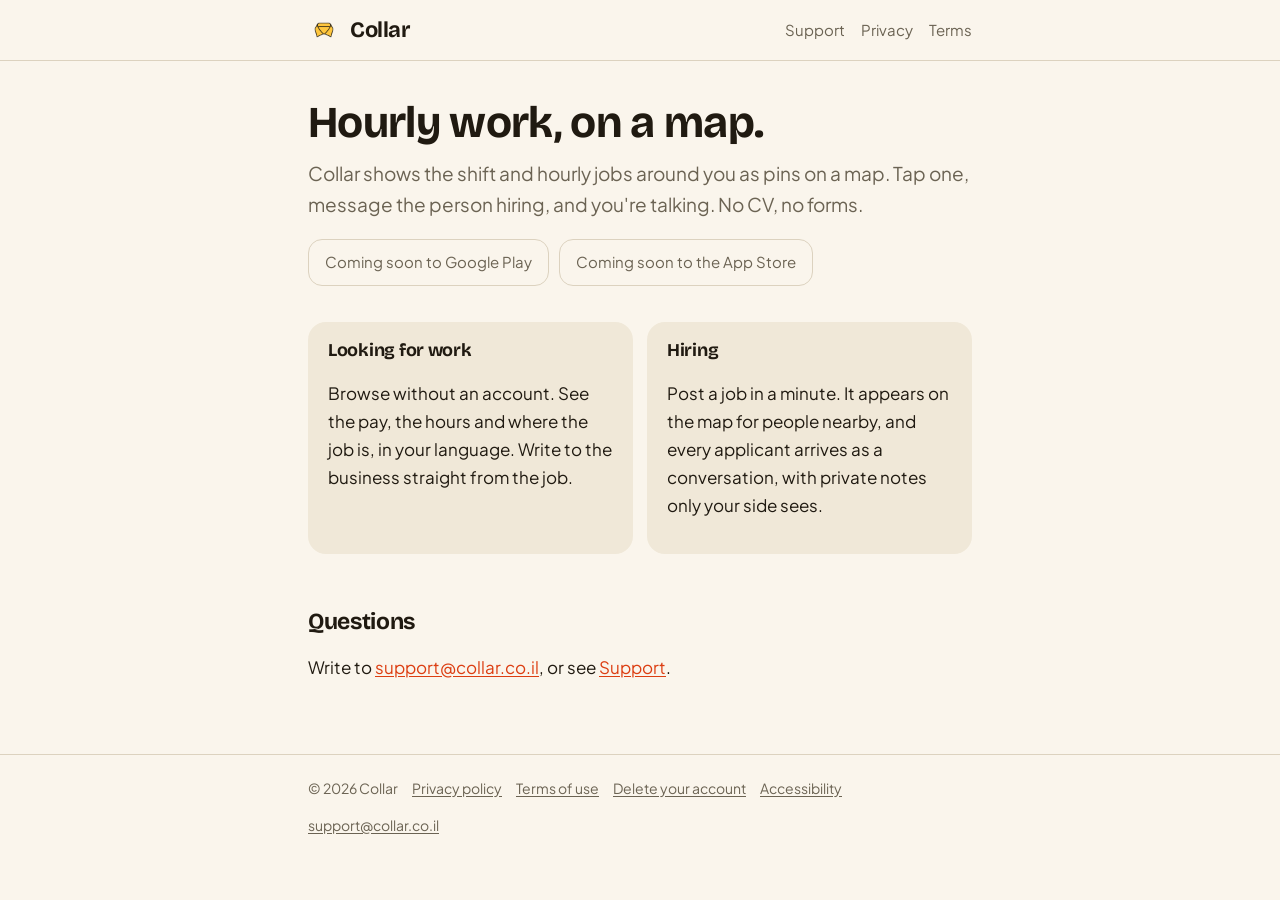
<file: index.html>
<!doctype html>
<html lang="en" dir="ltr">
<head>
<meta charset="utf-8">
<meta name="viewport" content="width=device-width, initial-scale=1">
<title>Collar — hourly work on a map</title>
<meta name="description" content="Find hourly and shift work near you, or post a job and hear from people nearby. Israel.">
<link rel="icon" href="/assets/icon.png">
<link rel="preconnect" href="https://fonts.googleapis.com">
<link rel="preconnect" href="https://fonts.gstatic.com" crossorigin>
<link rel="stylesheet" href="https://fonts.googleapis.com/css2?family=Bricolage+Grotesque:wght@600;700&family=Plus+Jakarta+Sans:wght@400;600;700&display=swap">
<link rel="stylesheet" href="/assets/site.css">
</head>
<body>
<header class="site"><div class="wrap">
  <a class="brand" href="/"><img src="/assets/icon.png" alt="">Collar</a>
  <nav class="top" aria-label="Main">
    <a href="/support.html">Support</a>
    <a href="/privacy.html">Privacy</a>
    <a href="/terms.html">Terms</a>
  </nav>
</div></header>
<main><div class="wrap">
<h1>Hourly work, on a map.</h1>
<p class="lede">Collar shows the shift and hourly jobs around you as pins on a map. Tap one, message the person hiring, and you're talking. No CV, no forms.</p>
<div class="badges" aria-label="Availability">
  <span class="badge">Coming soon to Google Play</span>
  <span class="badge">Coming soon to the App Store</span>
</div>
<div class="split">
  <div class="card">
    <h3>Looking for work</h3>
    <p>Browse without an account. See the pay, the hours and where the job is, in your language. Write to the business straight from the job.</p>
  </div>
  <div class="card">
    <h3>Hiring</h3>
    <p>Post a job in a minute. It appears on the map for people nearby, and every applicant arrives as a conversation, with private notes only your side sees.</p>
  </div>
</div>
<h2>Questions</h2>
<p>Write to <a href="mailto:support@collar.co.il">support@collar.co.il</a>, or see <a href="/support.html">Support</a>.</p>
</div></main>
<footer class="site"><div class="wrap">
  <span>© 2026 Collar</span>
  <a href="/privacy.html">Privacy policy</a>
  <a href="/terms.html">Terms of use</a>
  <a href="/delete-account.html">Delete your account</a>
  <a href="/accessibility.html">Accessibility</a>
  <a href="mailto:support@collar.co.il">support@collar.co.il</a>
</div></footer>
</body>
</html>
</file>
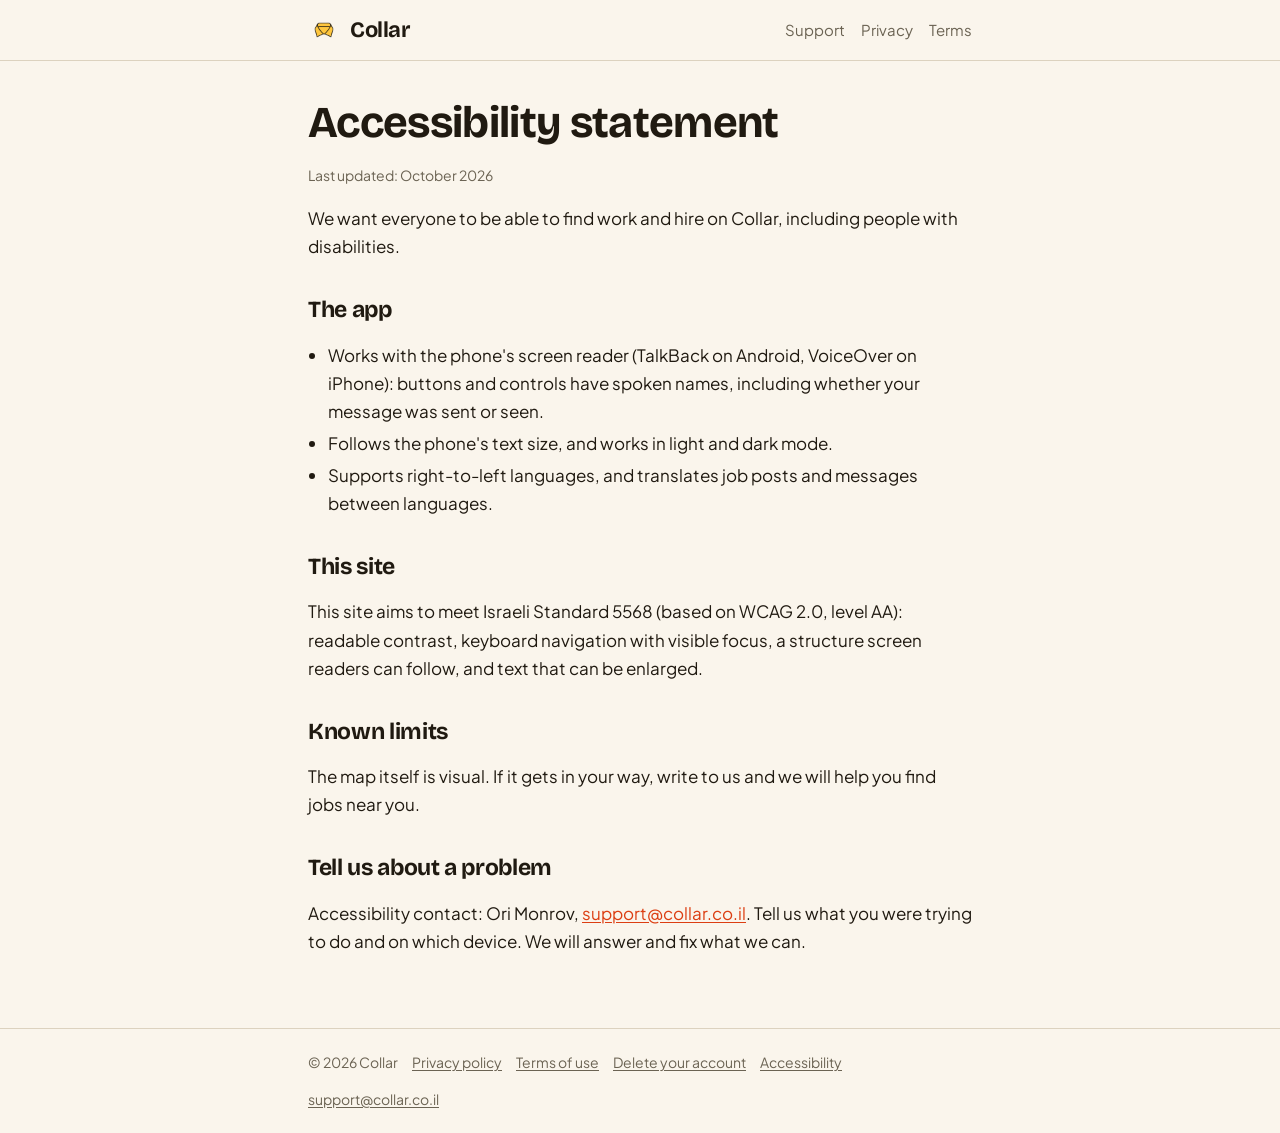
<file: accessibility.html>
<!doctype html>
<html lang="en" dir="ltr">
<head>
<meta charset="utf-8">
<meta name="viewport" content="width=device-width, initial-scale=1">
<title>Accessibility statement — Collar</title>
<meta name="description" content="How Collar works for people with disabilities, and how to tell us about a problem.">
<link rel="icon" href="/assets/icon.png">
<link rel="preconnect" href="https://fonts.googleapis.com">
<link rel="preconnect" href="https://fonts.gstatic.com" crossorigin>
<link rel="stylesheet" href="https://fonts.googleapis.com/css2?family=Bricolage+Grotesque:wght@600;700&family=Plus+Jakarta+Sans:wght@400;600;700&display=swap">
<link rel="stylesheet" href="/assets/site.css">
</head>
<body>
<header class="site"><div class="wrap">
  <a class="brand" href="/"><img src="/assets/icon.png" alt="">Collar</a>
  <nav class="top" aria-label="Main">
    <a href="/support.html">Support</a>
    <a href="/privacy.html">Privacy</a>
    <a href="/terms.html">Terms</a>
  </nav>
</div></header>
<main><div class="wrap">
<h1>Accessibility statement</h1>
<p class="updated">Last updated: October 2026</p>
<p>We want everyone to be able to find work and hire on Collar, including people with disabilities.</p>
<h2>The app</h2>
<ul>
  <li>Works with the phone's screen reader (TalkBack on Android, VoiceOver on iPhone): buttons and controls have spoken names, including whether your message was sent or seen.</li>
  <li>Follows the phone's text size, and works in light and dark mode.</li>
  <li>Supports right-to-left languages, and translates job posts and messages between languages.</li>
</ul>
<h2>This site</h2>
<p>This site aims to meet Israeli Standard 5568 (based on WCAG 2.0, level AA): readable contrast, keyboard navigation with visible focus, a structure screen readers can follow, and text that can be enlarged.</p>
<h2>Known limits</h2>
<p>The map itself is visual. If it gets in your way, write to us and we will help you find jobs near you.</p>
<h2>Tell us about a problem</h2>
<p>Accessibility contact: Ori Monrov, <a href="mailto:support@collar.co.il?subject=Accessibility">support@collar.co.il</a>. Tell us what you were trying to do and on which device. We will answer and fix what we can.</p>
</div></main>
<footer class="site"><div class="wrap">
  <span>© 2026 Collar</span>
  <a href="/privacy.html">Privacy policy</a>
  <a href="/terms.html">Terms of use</a>
  <a href="/delete-account.html">Delete your account</a>
  <a href="/accessibility.html">Accessibility</a>
  <a href="mailto:support@collar.co.il">support@collar.co.il</a>
</div></footer>
</body>
</html>
</file>
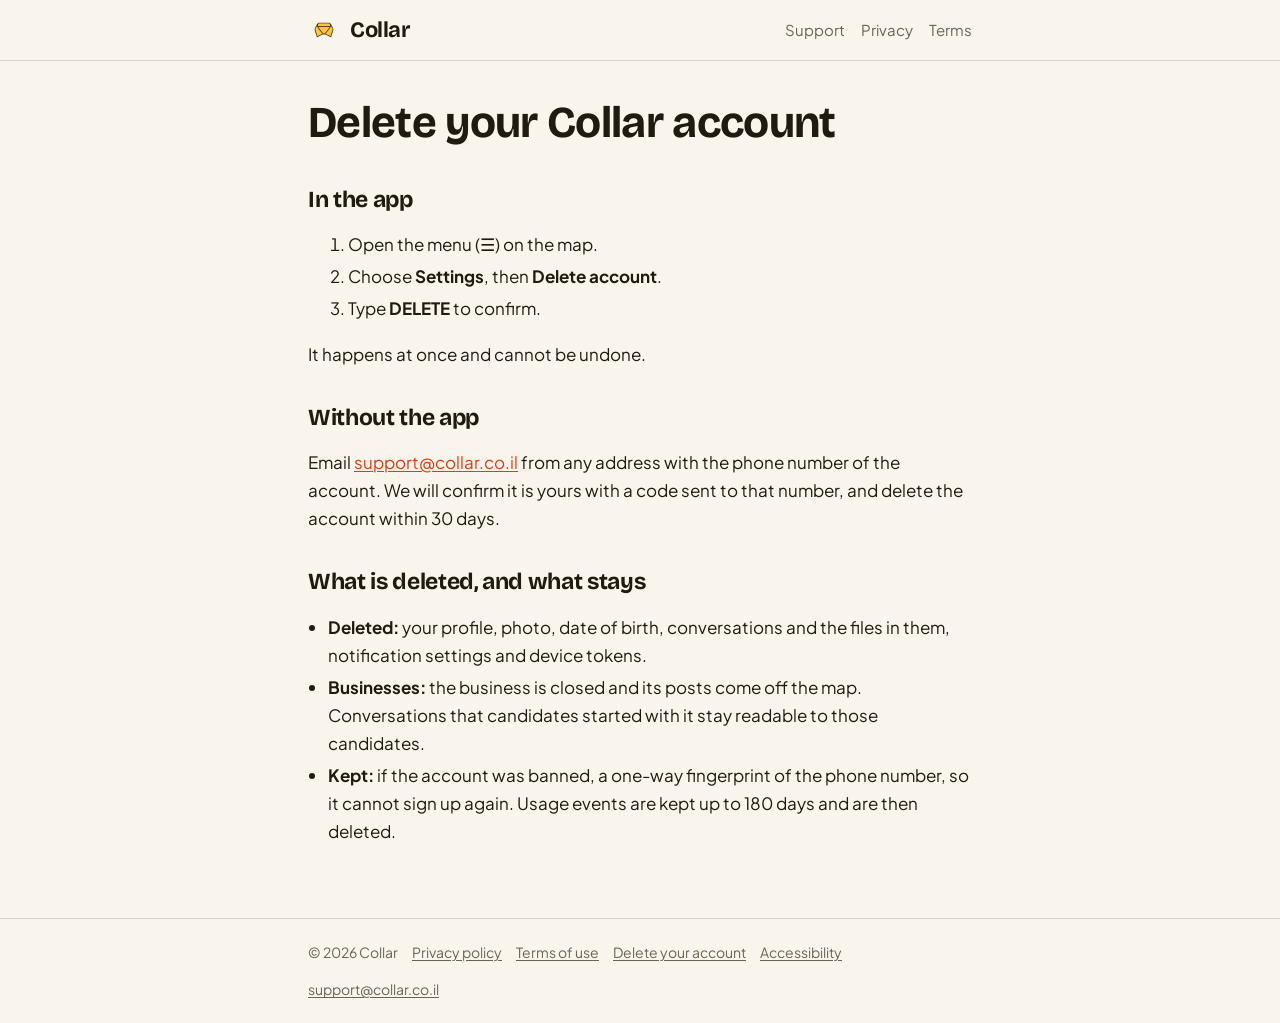
<file: delete-account.html>
<!doctype html>
<html lang="en" dir="ltr">
<head>
<meta charset="utf-8">
<meta name="viewport" content="width=device-width, initial-scale=1">
<title>Delete your account — Collar</title>
<meta name="description" content="How to delete your Collar account and what happens to your information.">
<link rel="icon" href="/assets/icon.png">
<link rel="preconnect" href="https://fonts.googleapis.com">
<link rel="preconnect" href="https://fonts.gstatic.com" crossorigin>
<link rel="stylesheet" href="https://fonts.googleapis.com/css2?family=Bricolage+Grotesque:wght@600;700&family=Plus+Jakarta+Sans:wght@400;600;700&display=swap">
<link rel="stylesheet" href="/assets/site.css">
</head>
<body>
<header class="site"><div class="wrap">
  <a class="brand" href="/"><img src="/assets/icon.png" alt="">Collar</a>
  <nav class="top" aria-label="Main">
    <a href="/support.html">Support</a>
    <a href="/privacy.html">Privacy</a>
    <a href="/terms.html">Terms</a>
  </nav>
</div></header>
<main><div class="wrap">
<h1>Delete your Collar account</h1>
<h2>In the app</h2>
<ol>
  <li>Open the menu (☰) on the map.</li>
  <li>Choose <strong>Settings</strong>, then <strong>Delete account</strong>.</li>
  <li>Type <strong>DELETE</strong> to confirm.</li>
</ol>
<p>It happens at once and cannot be undone.</p>

<h2>Without the app</h2>
<p>Email <a href="mailto:support@collar.co.il?subject=Delete%20my%20account">support@collar.co.il</a> from any address with the phone number of the account. We will confirm it is yours with a code sent to that number, and delete the account within 30 days.</p>

<h2>What is deleted, and what stays</h2>
<ul>
  <li><strong>Deleted:</strong> your profile, photo, date of birth, conversations and the files in them, notification settings and device tokens.</li>
  <li><strong>Businesses:</strong> the business is closed and its posts come off the map. Conversations that candidates started with it stay readable to those candidates.</li>
  <li><strong>Kept:</strong> if the account was banned, a one-way fingerprint of the phone number, so it cannot sign up again. Usage events are kept up to 180 days and are then deleted.</li>
</ul>
</div></main>
<footer class="site"><div class="wrap">
  <span>© 2026 Collar</span>
  <a href="/privacy.html">Privacy policy</a>
  <a href="/terms.html">Terms of use</a>
  <a href="/delete-account.html">Delete your account</a>
  <a href="/accessibility.html">Accessibility</a>
  <a href="mailto:support@collar.co.il">support@collar.co.il</a>
</div></footer>
</body>
</html>
</file>
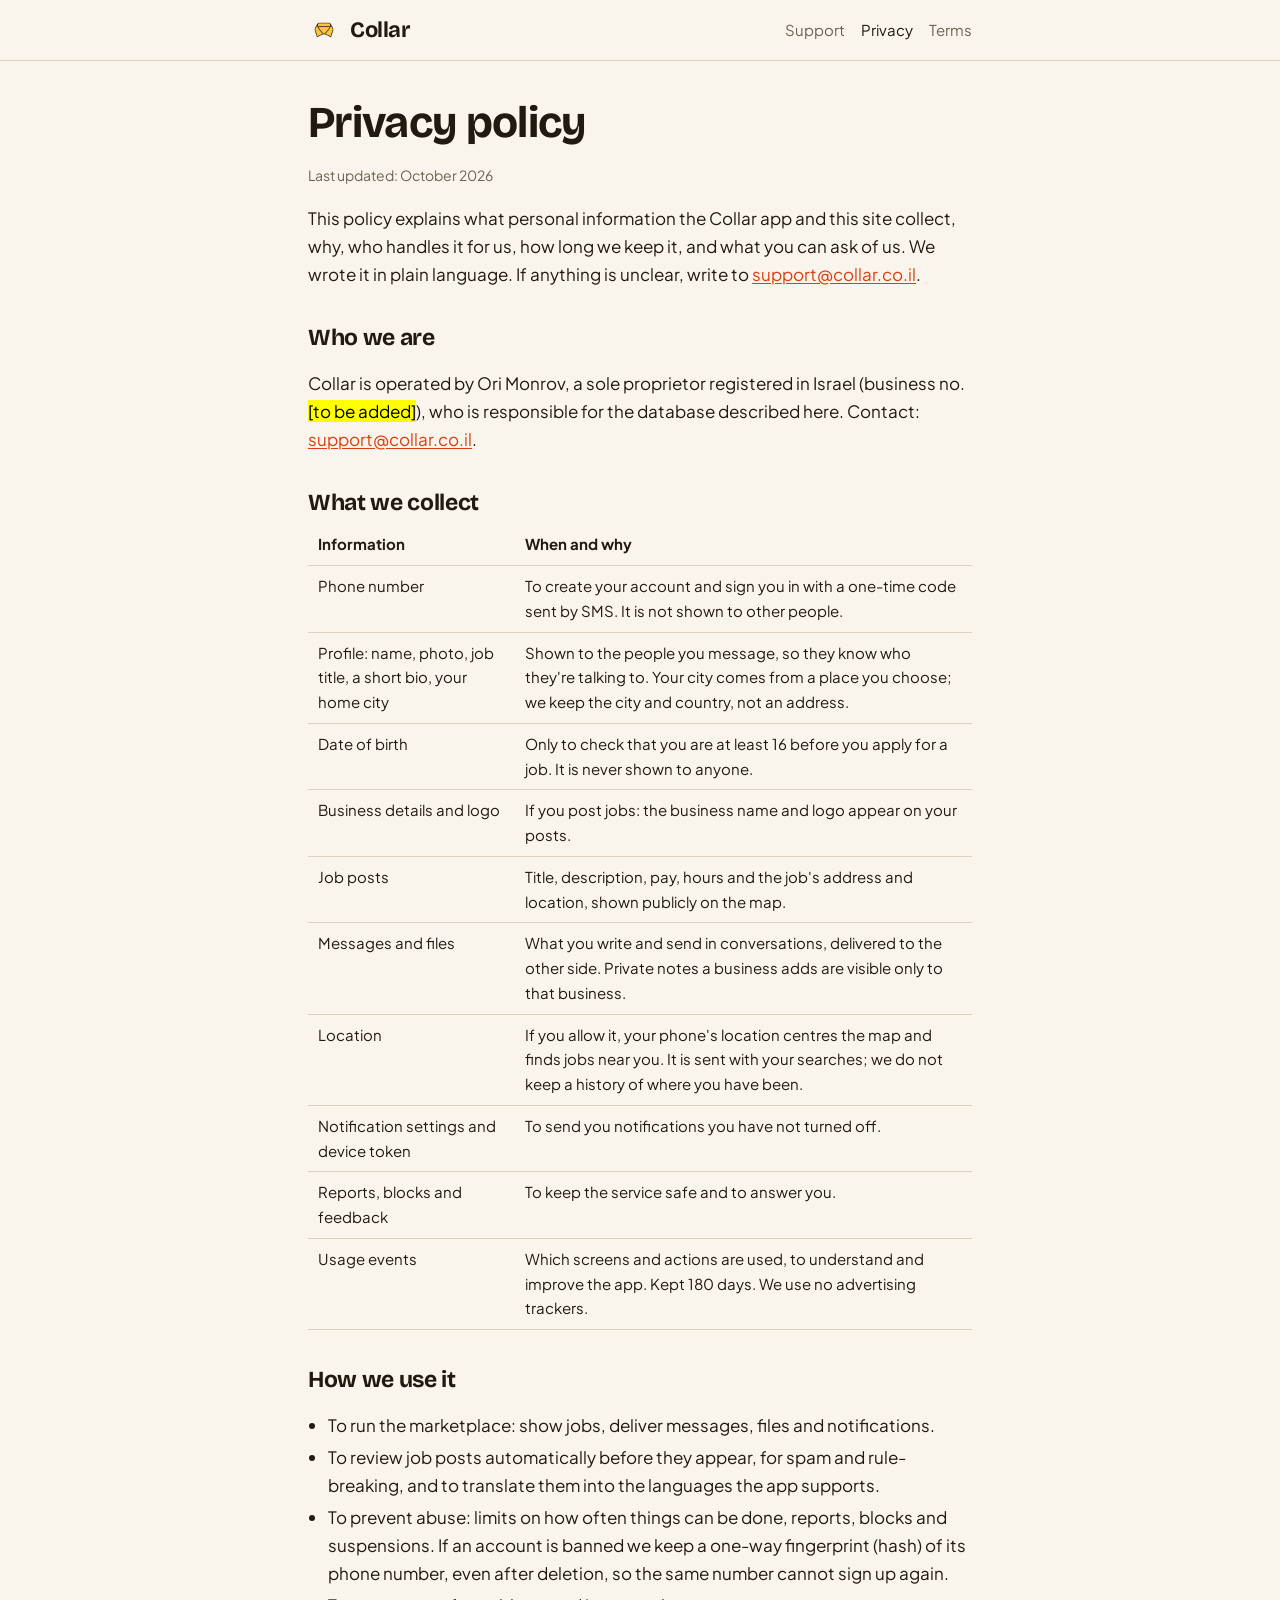
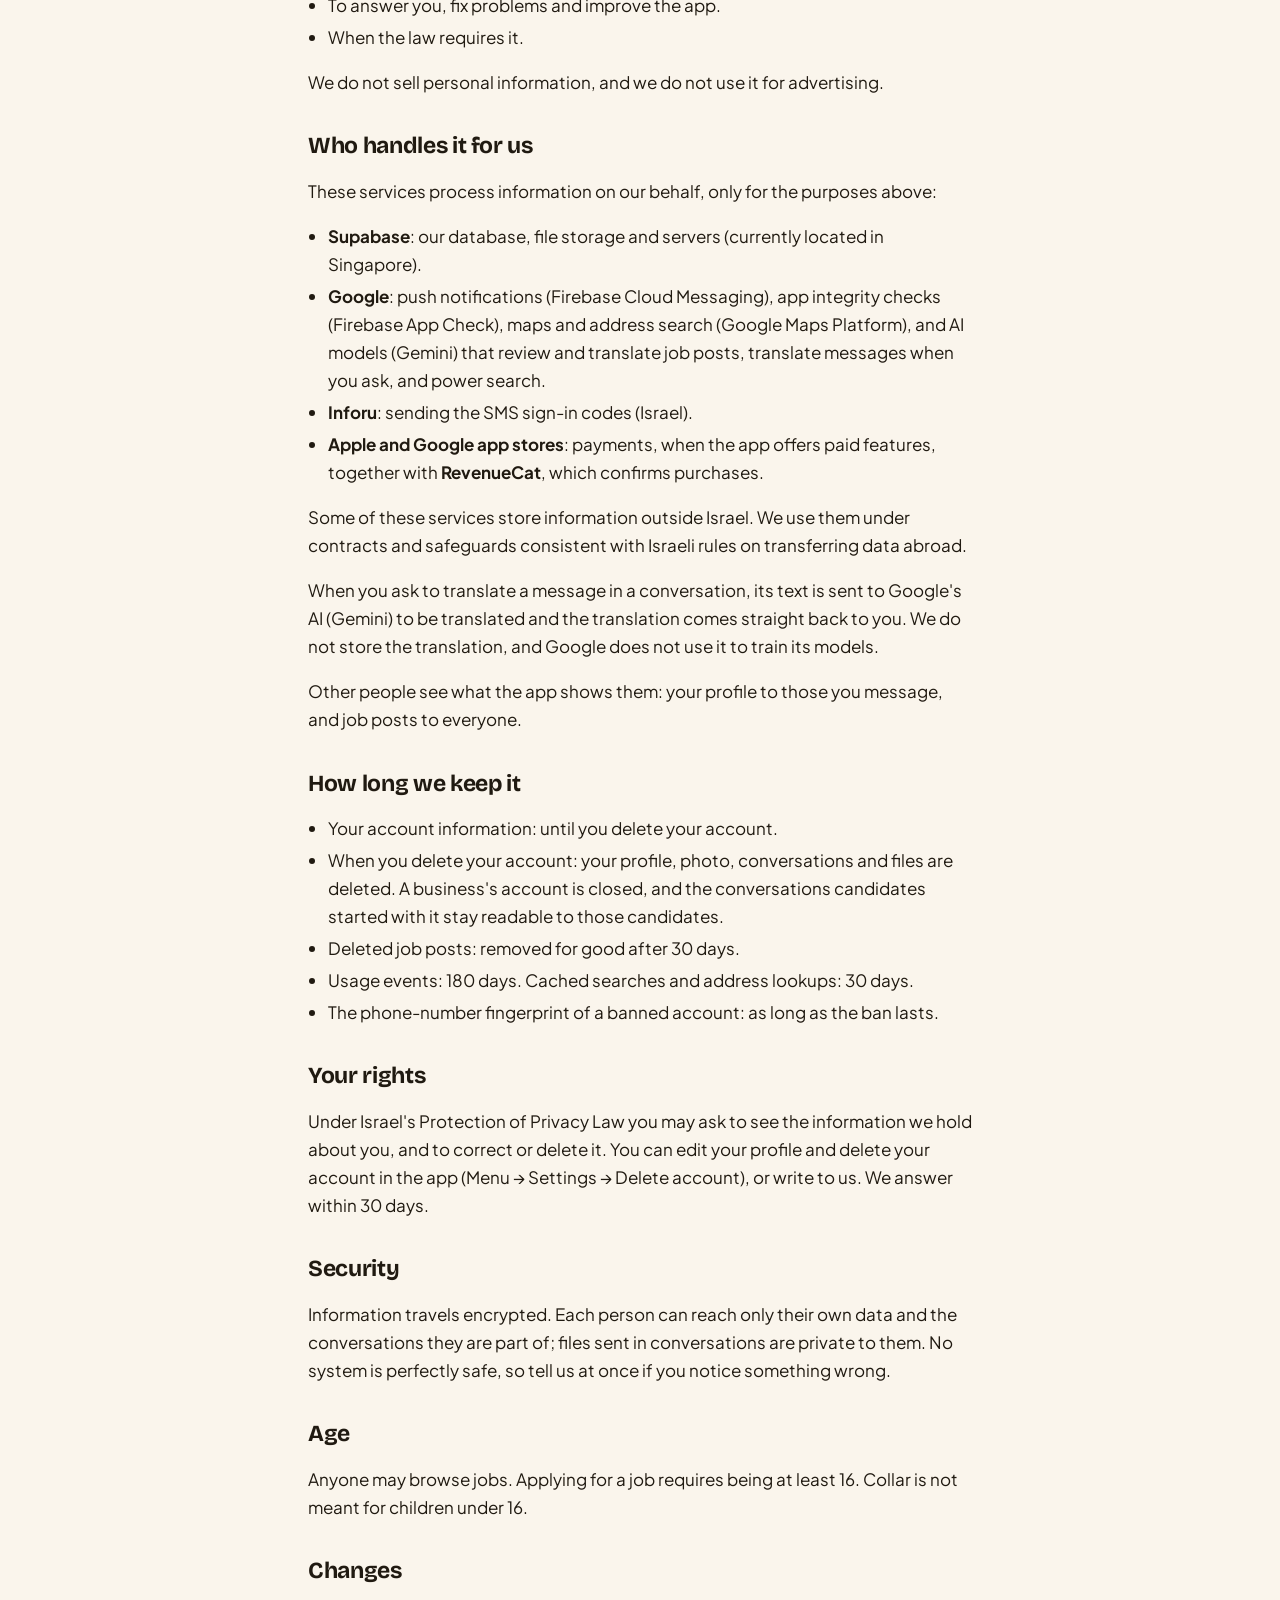
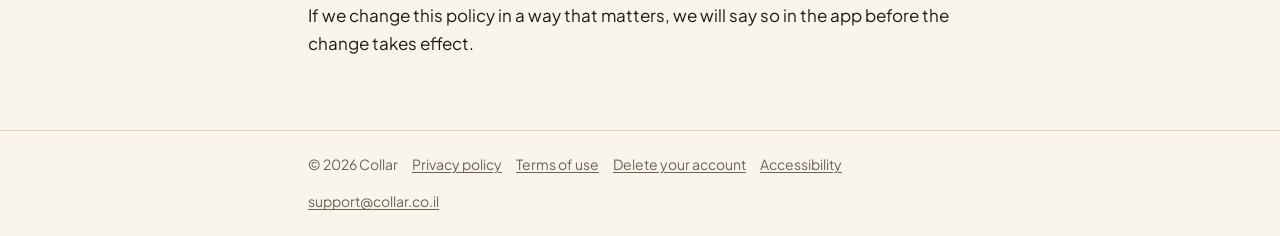
<file: privacy.html>
<!doctype html>
<html lang="en" dir="ltr">
<head>
<meta charset="utf-8">
<meta name="viewport" content="width=device-width, initial-scale=1">
<title>Privacy policy — Collar</title>
<meta name="description" content="What Collar collects, why, who processes it, how long it is kept and your rights.">
<link rel="icon" href="/assets/icon.png">
<link rel="preconnect" href="https://fonts.googleapis.com">
<link rel="preconnect" href="https://fonts.gstatic.com" crossorigin>
<link rel="stylesheet" href="https://fonts.googleapis.com/css2?family=Bricolage+Grotesque:wght@600;700&family=Plus+Jakarta+Sans:wght@400;600;700&display=swap">
<link rel="stylesheet" href="/assets/site.css">
</head>
<body>
<header class="site"><div class="wrap">
  <a class="brand" href="/"><img src="/assets/icon.png" alt="">Collar</a>
  <nav class="top" aria-label="Main">
    <a href="/support.html">Support</a>
    <a href="/privacy.html" aria-current="page">Privacy</a>
    <a href="/terms.html">Terms</a>
  </nav>
</div></header>
<main><div class="wrap">
<h1>Privacy policy</h1>
<p class="updated">Last updated: October 2026</p>
<p>This policy explains what personal information the Collar app and this site collect, why, who handles it for us, how long we keep it, and what you can ask of us. We wrote it in plain language. If anything is unclear, write to <a href="mailto:support@collar.co.il">support@collar.co.il</a>.</p>

<h2>Who we are</h2>
<p>Collar is operated by Ori Monrov, a sole proprietor registered in Israel (business no. <mark>[to be added]</mark>), who is responsible for the database described here. Contact: <a href="mailto:support@collar.co.il">support@collar.co.il</a>.</p>

<h2>What we collect</h2>
<div class="table-scroll"><table>
<tr><th>Information</th><th>When and why</th></tr>
<tr><td>Phone number</td><td>To create your account and sign you in with a one-time code sent by SMS. It is not shown to other people.</td></tr>
<tr><td>Profile: name, photo, job title, a short bio, your home city</td><td>Shown to the people you message, so they know who they're talking to. Your city comes from a place you choose; we keep the city and country, not an address.</td></tr>
<tr><td>Date of birth</td><td>Only to check that you are at least 16 before you apply for a job. It is never shown to anyone.</td></tr>
<tr><td>Business details and logo</td><td>If you post jobs: the business name and logo appear on your posts.</td></tr>
<tr><td>Job posts</td><td>Title, description, pay, hours and the job's address and location, shown publicly on the map.</td></tr>
<tr><td>Messages and files</td><td>What you write and send in conversations, delivered to the other side. Private notes a business adds are visible only to that business.</td></tr>
<tr><td>Location</td><td>If you allow it, your phone's location centres the map and finds jobs near you. It is sent with your searches; we do not keep a history of where you have been.</td></tr>
<tr><td>Notification settings and device token</td><td>To send you notifications you have not turned off.</td></tr>
<tr><td>Reports, blocks and feedback</td><td>To keep the service safe and to answer you.</td></tr>
<tr><td>Usage events</td><td>Which screens and actions are used, to understand and improve the app. Kept 180 days. We use no advertising trackers.</td></tr>
</table></div>

<h2>How we use it</h2>
<ul>
  <li>To run the marketplace: show jobs, deliver messages, files and notifications.</li>
  <li>To review job posts automatically before they appear, for spam and rule-breaking, and to translate them into the languages the app supports.</li>
  <li>To prevent abuse: limits on how often things can be done, reports, blocks and suspensions. If an account is banned we keep a one-way fingerprint (hash) of its phone number, even after deletion, so the same number cannot sign up again.</li>
  <li>To answer you, fix problems and improve the app.</li>
  <li>When the law requires it.</li>
</ul>
<p>We do not sell personal information, and we do not use it for advertising.</p>

<h2>Who handles it for us</h2>
<p>These services process information on our behalf, only for the purposes above:</p>
<ul>
  <li><strong>Supabase</strong>: our database, file storage and servers (currently located in Singapore).</li>
  <li><strong>Google</strong>: push notifications (Firebase Cloud Messaging), app integrity checks (Firebase App Check), maps and address search (Google Maps Platform), and AI models (Gemini) that review and translate job posts, translate messages when you ask, and power search.</li>
  <li><strong>Inforu</strong>: sending the SMS sign-in codes (Israel).</li>
  <li><strong>Apple and Google app stores</strong>: payments, when the app offers paid features, together with <strong>RevenueCat</strong>, which confirms purchases.</li>
</ul>
<p>Some of these services store information outside Israel. We use them under contracts and safeguards consistent with Israeli rules on transferring data abroad.</p>
<p>When you ask to translate a message in a conversation, its text is sent to Google's AI (Gemini) to be translated and the translation comes straight back to you. We do not store the translation, and Google does not use it to train its models.</p>
<p>Other people see what the app shows them: your profile to those you message, and job posts to everyone.</p>

<h2>How long we keep it</h2>
<ul>
  <li>Your account information: until you delete your account.</li>
  <li>When you delete your account: your profile, photo, conversations and files are deleted. A business's account is closed, and the conversations candidates started with it stay readable to those candidates.</li>
  <li>Deleted job posts: removed for good after 30 days.</li>
  <li>Usage events: 180 days. Cached searches and address lookups: 30 days.</li>
  <li>The phone-number fingerprint of a banned account: as long as the ban lasts.</li>
</ul>

<h2>Your rights</h2>
<p>Under Israel's Protection of Privacy Law you may ask to see the information we hold about you, and to correct or delete it. You can edit your profile and delete your account in the app (Menu → Settings → Delete account), or write to us. We answer within 30 days.</p>

<h2>Security</h2>
<p>Information travels encrypted. Each person can reach only their own data and the conversations they are part of; files sent in conversations are private to them. No system is perfectly safe, so tell us at once if you notice something wrong.</p>

<h2>Age</h2>
<p>Anyone may browse jobs. Applying for a job requires being at least 16. Collar is not meant for children under 16.</p>

<h2>Changes</h2>
<p>If we change this policy in a way that matters, we will say so in the app before the change takes effect.</p>
</div></main>
<footer class="site"><div class="wrap">
  <span>© 2026 Collar</span>
  <a href="/privacy.html">Privacy policy</a>
  <a href="/terms.html">Terms of use</a>
  <a href="/delete-account.html">Delete your account</a>
  <a href="/accessibility.html">Accessibility</a>
  <a href="mailto:support@collar.co.il">support@collar.co.il</a>
</div></footer>
</body>
</html>
</file>
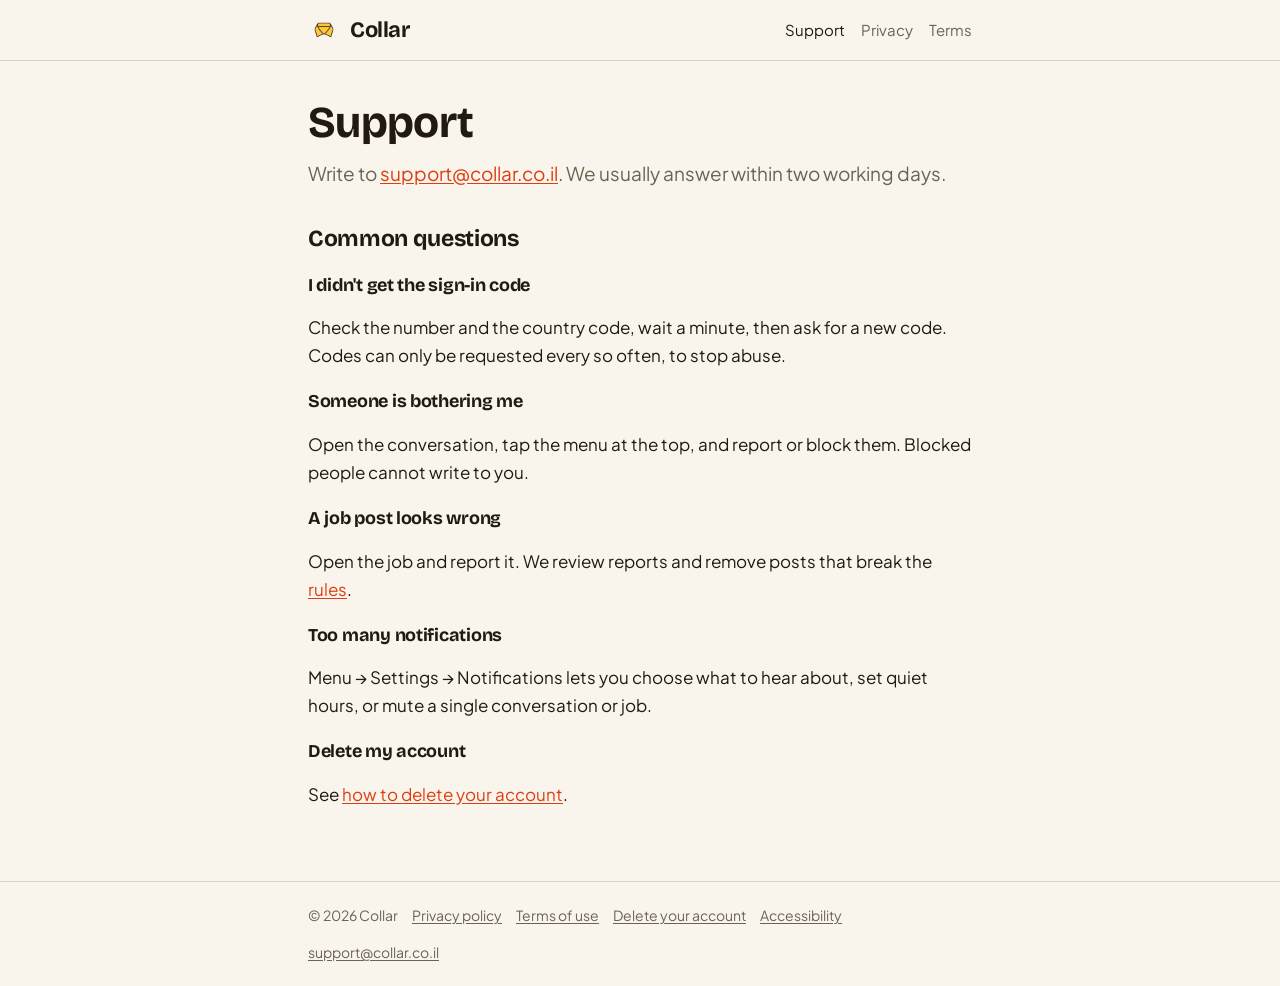
<file: support.html>
<!doctype html>
<html lang="en" dir="ltr">
<head>
<meta charset="utf-8">
<meta name="viewport" content="width=device-width, initial-scale=1">
<title>Support — Collar</title>
<meta name="description" content="Get help with Collar.">
<link rel="icon" href="/assets/icon.png">
<link rel="preconnect" href="https://fonts.googleapis.com">
<link rel="preconnect" href="https://fonts.gstatic.com" crossorigin>
<link rel="stylesheet" href="https://fonts.googleapis.com/css2?family=Bricolage+Grotesque:wght@600;700&family=Plus+Jakarta+Sans:wght@400;600;700&display=swap">
<link rel="stylesheet" href="/assets/site.css">
</head>
<body>
<header class="site"><div class="wrap">
  <a class="brand" href="/"><img src="/assets/icon.png" alt="">Collar</a>
  <nav class="top" aria-label="Main">
    <a href="/support.html" aria-current="page">Support</a>
    <a href="/privacy.html">Privacy</a>
    <a href="/terms.html">Terms</a>
  </nav>
</div></header>
<main><div class="wrap">
<h1>Support</h1>
<p class="lede">Write to <a href="mailto:support@collar.co.il">support@collar.co.il</a>. We usually answer within two working days.</p>
<h2>Common questions</h2>
<h3>I didn't get the sign-in code</h3>
<p>Check the number and the country code, wait a minute, then ask for a new code. Codes can only be requested every so often, to stop abuse.</p>
<h3>Someone is bothering me</h3>
<p>Open the conversation, tap the menu at the top, and report or block them. Blocked people cannot write to you.</p>
<h3>A job post looks wrong</h3>
<p>Open the job and report it. We review reports and remove posts that break the <a href="/terms.html">rules</a>.</p>
<h3>Too many notifications</h3>
<p>Menu → Settings → Notifications lets you choose what to hear about, set quiet hours, or mute a single conversation or job.</p>
<h3>Delete my account</h3>
<p>See <a href="/delete-account.html">how to delete your account</a>.</p>
</div></main>
<footer class="site"><div class="wrap">
  <span>© 2026 Collar</span>
  <a href="/privacy.html">Privacy policy</a>
  <a href="/terms.html">Terms of use</a>
  <a href="/delete-account.html">Delete your account</a>
  <a href="/accessibility.html">Accessibility</a>
  <a href="mailto:support@collar.co.il">support@collar.co.il</a>
</div></footer>
</body>
</html>
</file>
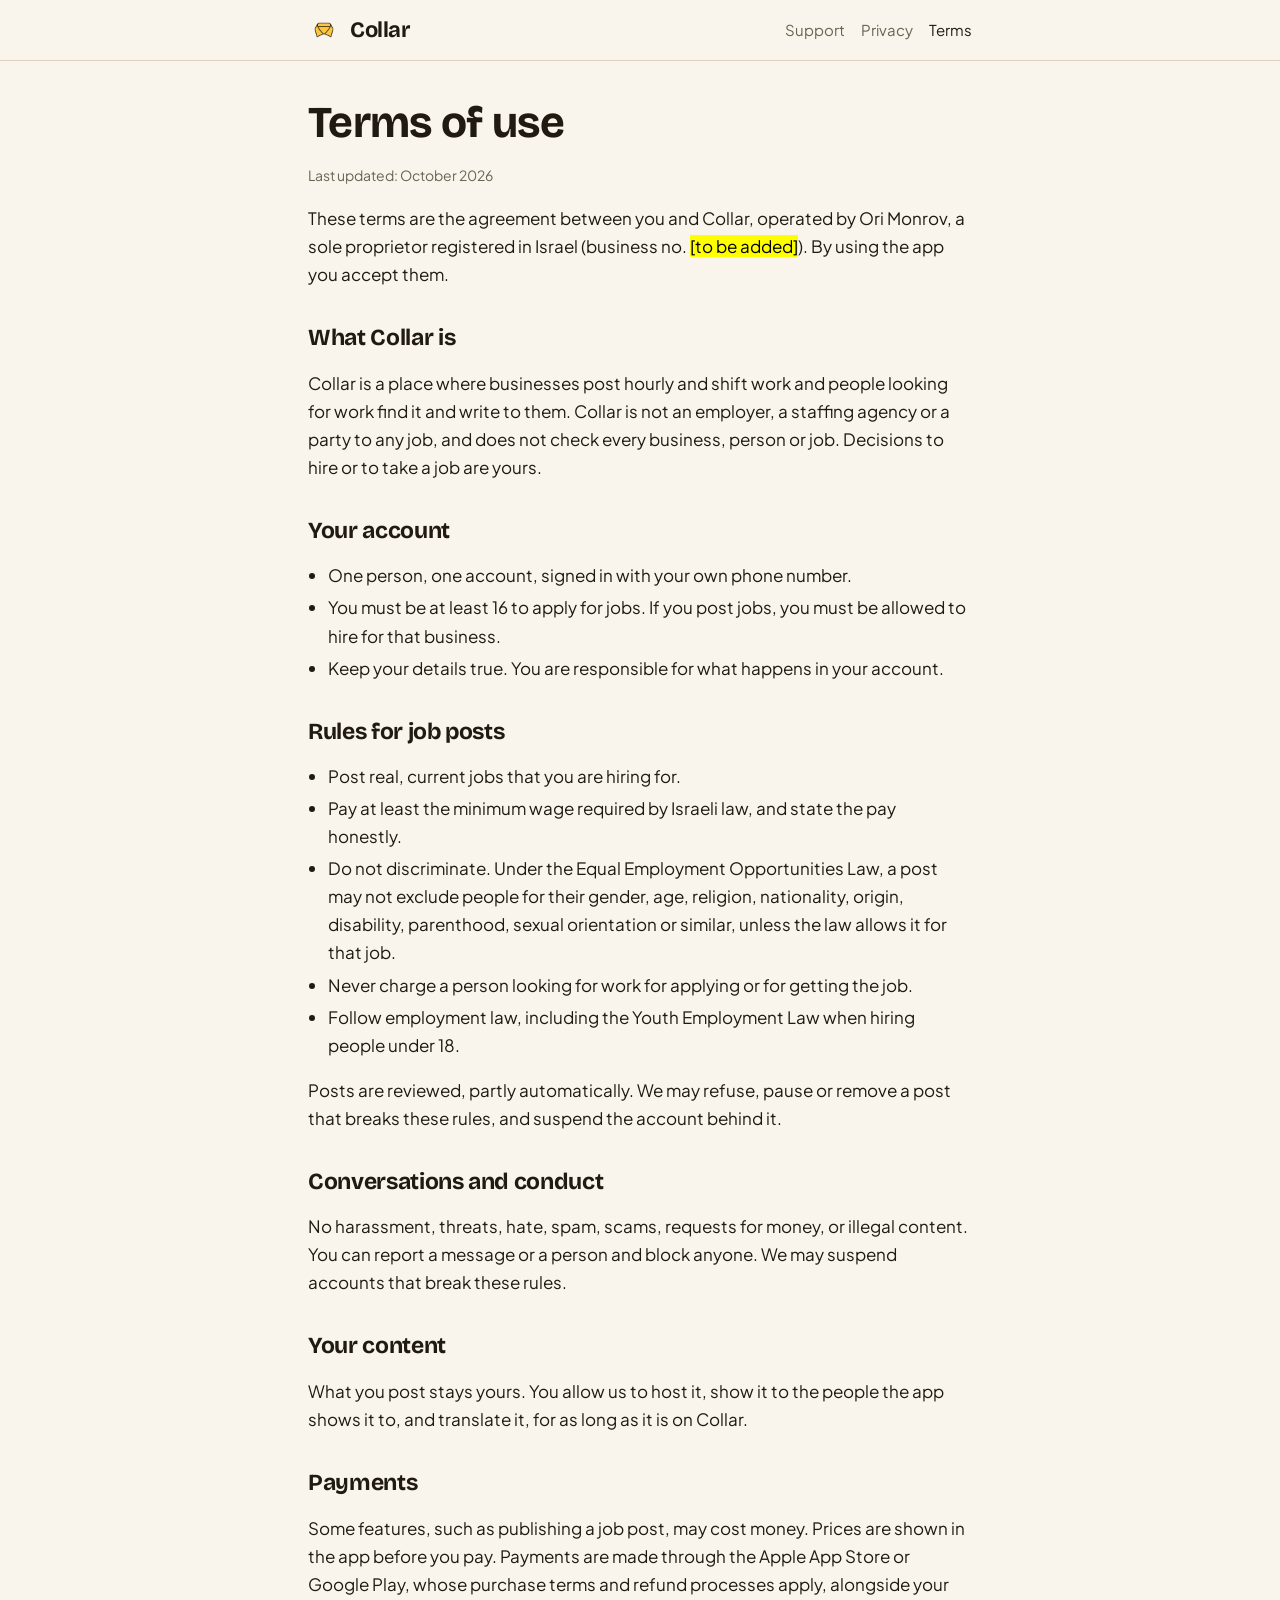
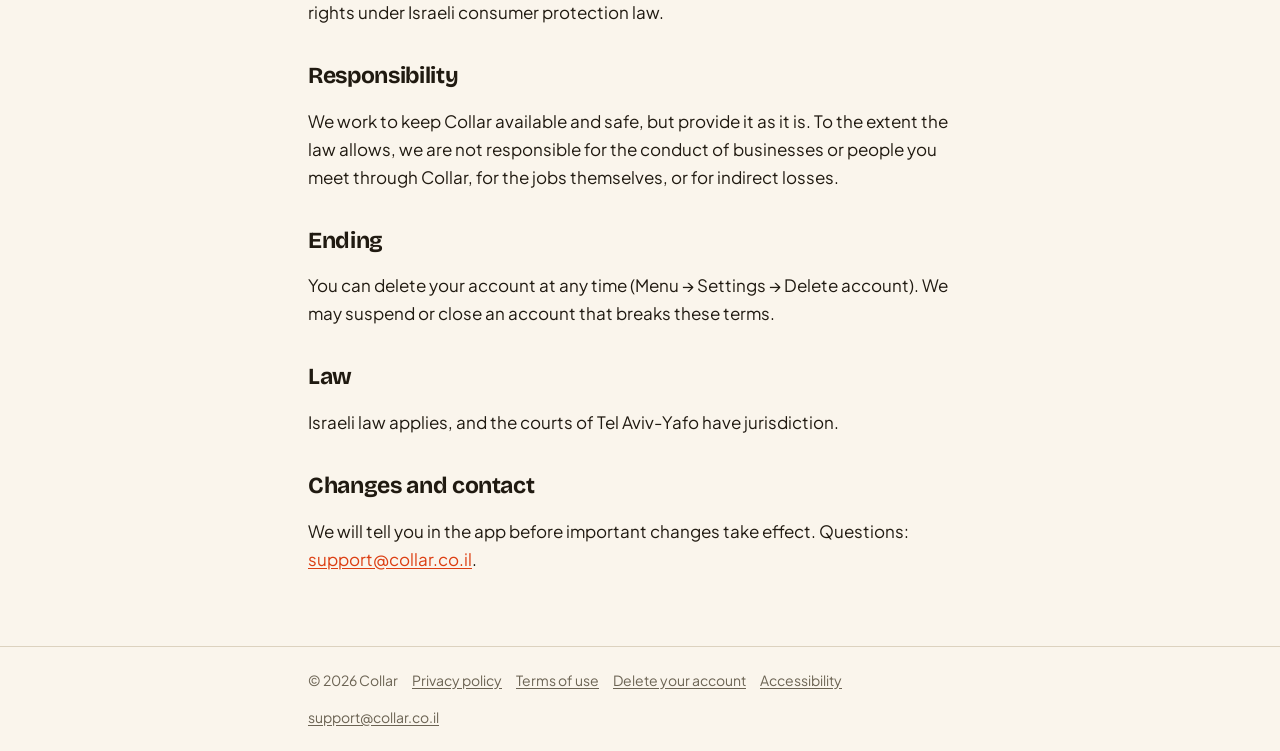
<file: terms.html>
<!doctype html>
<html lang="en" dir="ltr">
<head>
<meta charset="utf-8">
<meta name="viewport" content="width=device-width, initial-scale=1">
<title>Terms of use — Collar</title>
<meta name="description" content="The rules for using Collar, for people looking for work and for businesses.">
<link rel="icon" href="/assets/icon.png">
<link rel="preconnect" href="https://fonts.googleapis.com">
<link rel="preconnect" href="https://fonts.gstatic.com" crossorigin>
<link rel="stylesheet" href="https://fonts.googleapis.com/css2?family=Bricolage+Grotesque:wght@600;700&family=Plus+Jakarta+Sans:wght@400;600;700&display=swap">
<link rel="stylesheet" href="/assets/site.css">
</head>
<body>
<header class="site"><div class="wrap">
  <a class="brand" href="/"><img src="/assets/icon.png" alt="">Collar</a>
  <nav class="top" aria-label="Main">
    <a href="/support.html">Support</a>
    <a href="/privacy.html">Privacy</a>
    <a href="/terms.html" aria-current="page">Terms</a>
  </nav>
</div></header>
<main><div class="wrap">
<h1>Terms of use</h1>
<p class="updated">Last updated: October 2026</p>
<p>These terms are the agreement between you and Collar, operated by Ori Monrov, a sole proprietor registered in Israel (business no. <mark>[to be added]</mark>). By using the app you accept them.</p>

<h2>What Collar is</h2>
<p>Collar is a place where businesses post hourly and shift work and people looking for work find it and write to them. Collar is not an employer, a staffing agency or a party to any job, and does not check every business, person or job. Decisions to hire or to take a job are yours.</p>

<h2>Your account</h2>
<ul>
  <li>One person, one account, signed in with your own phone number.</li>
  <li>You must be at least 16 to apply for jobs. If you post jobs, you must be allowed to hire for that business.</li>
  <li>Keep your details true. You are responsible for what happens in your account.</li>
</ul>

<h2>Rules for job posts</h2>
<ul>
  <li>Post real, current jobs that you are hiring for.</li>
  <li>Pay at least the minimum wage required by Israeli law, and state the pay honestly.</li>
  <li>Do not discriminate. Under the Equal Employment Opportunities Law, a post may not exclude people for their gender, age, religion, nationality, origin, disability, parenthood, sexual orientation or similar, unless the law allows it for that job.</li>
  <li>Never charge a person looking for work for applying or for getting the job.</li>
  <li>Follow employment law, including the Youth Employment Law when hiring people under 18.</li>
</ul>
<p>Posts are reviewed, partly automatically. We may refuse, pause or remove a post that breaks these rules, and suspend the account behind it.</p>

<h2>Conversations and conduct</h2>
<p>No harassment, threats, hate, spam, scams, requests for money, or illegal content. You can report a message or a person and block anyone. We may suspend accounts that break these rules.</p>

<h2>Your content</h2>
<p>What you post stays yours. You allow us to host it, show it to the people the app shows it to, and translate it, for as long as it is on Collar.</p>

<h2>Payments</h2>
<p>Some features, such as publishing a job post, may cost money. Prices are shown in the app before you pay. Payments are made through the Apple App Store or Google Play, whose purchase terms and refund processes apply, alongside your rights under Israeli consumer protection law.</p>

<h2>Responsibility</h2>
<p>We work to keep Collar available and safe, but provide it as it is. To the extent the law allows, we are not responsible for the conduct of businesses or people you meet through Collar, for the jobs themselves, or for indirect losses.</p>

<h2>Ending</h2>
<p>You can delete your account at any time (Menu → Settings → Delete account). We may suspend or close an account that breaks these terms.</p>

<h2>Law</h2>
<p>Israeli law applies, and the courts of Tel Aviv-Yafo have jurisdiction.</p>

<h2>Changes and contact</h2>
<p>We will tell you in the app before important changes take effect. Questions: <a href="mailto:support@collar.co.il">support@collar.co.il</a>.</p>
</div></main>
<footer class="site"><div class="wrap">
  <span>© 2026 Collar</span>
  <a href="/privacy.html">Privacy policy</a>
  <a href="/terms.html">Terms of use</a>
  <a href="/delete-account.html">Delete your account</a>
  <a href="/accessibility.html">Accessibility</a>
  <a href="mailto:support@collar.co.il">support@collar.co.il</a>
</div></footer>
</body>
</html>
</file>
<file: assets/site.css>
/* Collar's public pages. Colors are the app's own (lib/ui/theme/collar_theme.dart):
   warm paper and vermilion by day, graphite by night. */
:root {
  --paper: #FAF5EC;
  --card: #F0E8D8;
  --ink: #201A11;
  --muted: #6B6353;
  --rule: #DCD2BF;
  --accent: #DC3E12;
  --accent-ink: #FFFFFF;
  --sun: #FFC63D;
  --focus: #2E7CF6;
}
@media (prefers-color-scheme: dark) {
  :root {
    --paper: #14161B;
    --card: #1E222A;
    --ink: #E9ECF2;
    --muted: #A4ABB8;
    --rule: #2C313B;
    --accent: #FF7A4D;
    --accent-ink: #14161B;
    --sun: #F4D26B;
    --focus: #A9C8FF;
  }
}

* { box-sizing: border-box; }
html { -webkit-text-size-adjust: 100%; }
body {
  margin: 0;
  background: var(--paper);
  color: var(--ink);
  font: 17px/1.65 "Plus Jakarta Sans", system-ui, -apple-system, "Segoe UI", Roboto, "Noto Sans Hebrew", sans-serif;
}
.wrap { max-width: 44rem; margin: 0 auto; padding-inline: 20px; }

header.site {
  border-bottom: 1px solid var(--rule);
  padding-block: 14px;
}
header.site .wrap { display: flex; align-items: center; gap: 12px; flex-wrap: wrap; }
.brand { display: flex; align-items: center; gap: 10px; color: var(--ink); text-decoration: none;
  font: 700 22px/1 "Bricolage Grotesque", system-ui, sans-serif; letter-spacing: -0.02em; }
.brand img { width: 32px; height: 32px; border-radius: 9px; }
nav.top { margin-inline-start: auto; display: flex; gap: 16px; flex-wrap: wrap; font-size: 15px; }
nav.top a { color: var(--muted); text-decoration: none; }
nav.top a:hover, nav.top a[aria-current="page"] { color: var(--ink); }

main { padding-block: 36px 56px; }
h1, h2, h3 { font-family: "Bricolage Grotesque", system-ui, sans-serif; letter-spacing: -0.015em; line-height: 1.2; text-wrap: balance; }
h1 { font-size: clamp(30px, 6vw, 44px); margin: 0 0 8px; }
h2 { font-size: 23px; margin: 36px 0 8px; }
h3 { font-size: 18px; margin: 22px 0 4px; }
p, li { max-width: 65ch; }
.lede { font-size: 19px; color: var(--muted); margin-top: 0; }
.updated { color: var(--muted); font-size: 14px; }
a { color: var(--accent); text-underline-offset: 2px; }
a:focus-visible, button:focus-visible { outline: 3px solid var(--focus); outline-offset: 2px; border-radius: 4px; }
ul { padding-inline-start: 1.2em; }
li { margin-block: 4px; }

.card { background: var(--card); border-radius: 18px; padding: 18px 20px; margin-block: 18px; }
.card h3 { margin-top: 0; }
.cta { display: inline-block; background: var(--accent); color: var(--accent-ink); text-decoration: none;
  font-weight: 700; padding: 12px 20px; border-radius: 14px; }
.badges { display: flex; gap: 10px; flex-wrap: wrap; margin-block: 18px; }
.badge { border: 1.5px solid var(--rule); border-radius: 14px; padding: 10px 16px; color: var(--muted); font-size: 15px; }
.split { display: grid; grid-template-columns: repeat(auto-fit, minmax(16rem, 1fr)); gap: 14px; }
table { border-collapse: collapse; width: 100%; font-size: 15px; }
.table-scroll { overflow-x: auto; }
th, td { text-align: start; padding: 8px 10px; border-bottom: 1px solid var(--rule); vertical-align: top; }
th { font-weight: 700; }

footer.site { border-top: 1px solid var(--rule); padding-block: 22px; color: var(--muted); font-size: 14px; }
footer.site .wrap { display: flex; gap: 14px; flex-wrap: wrap; }
footer.site a { color: var(--muted); }

@media (prefers-reduced-motion: reduce) { * { scroll-behavior: auto !important; } }
</file>
